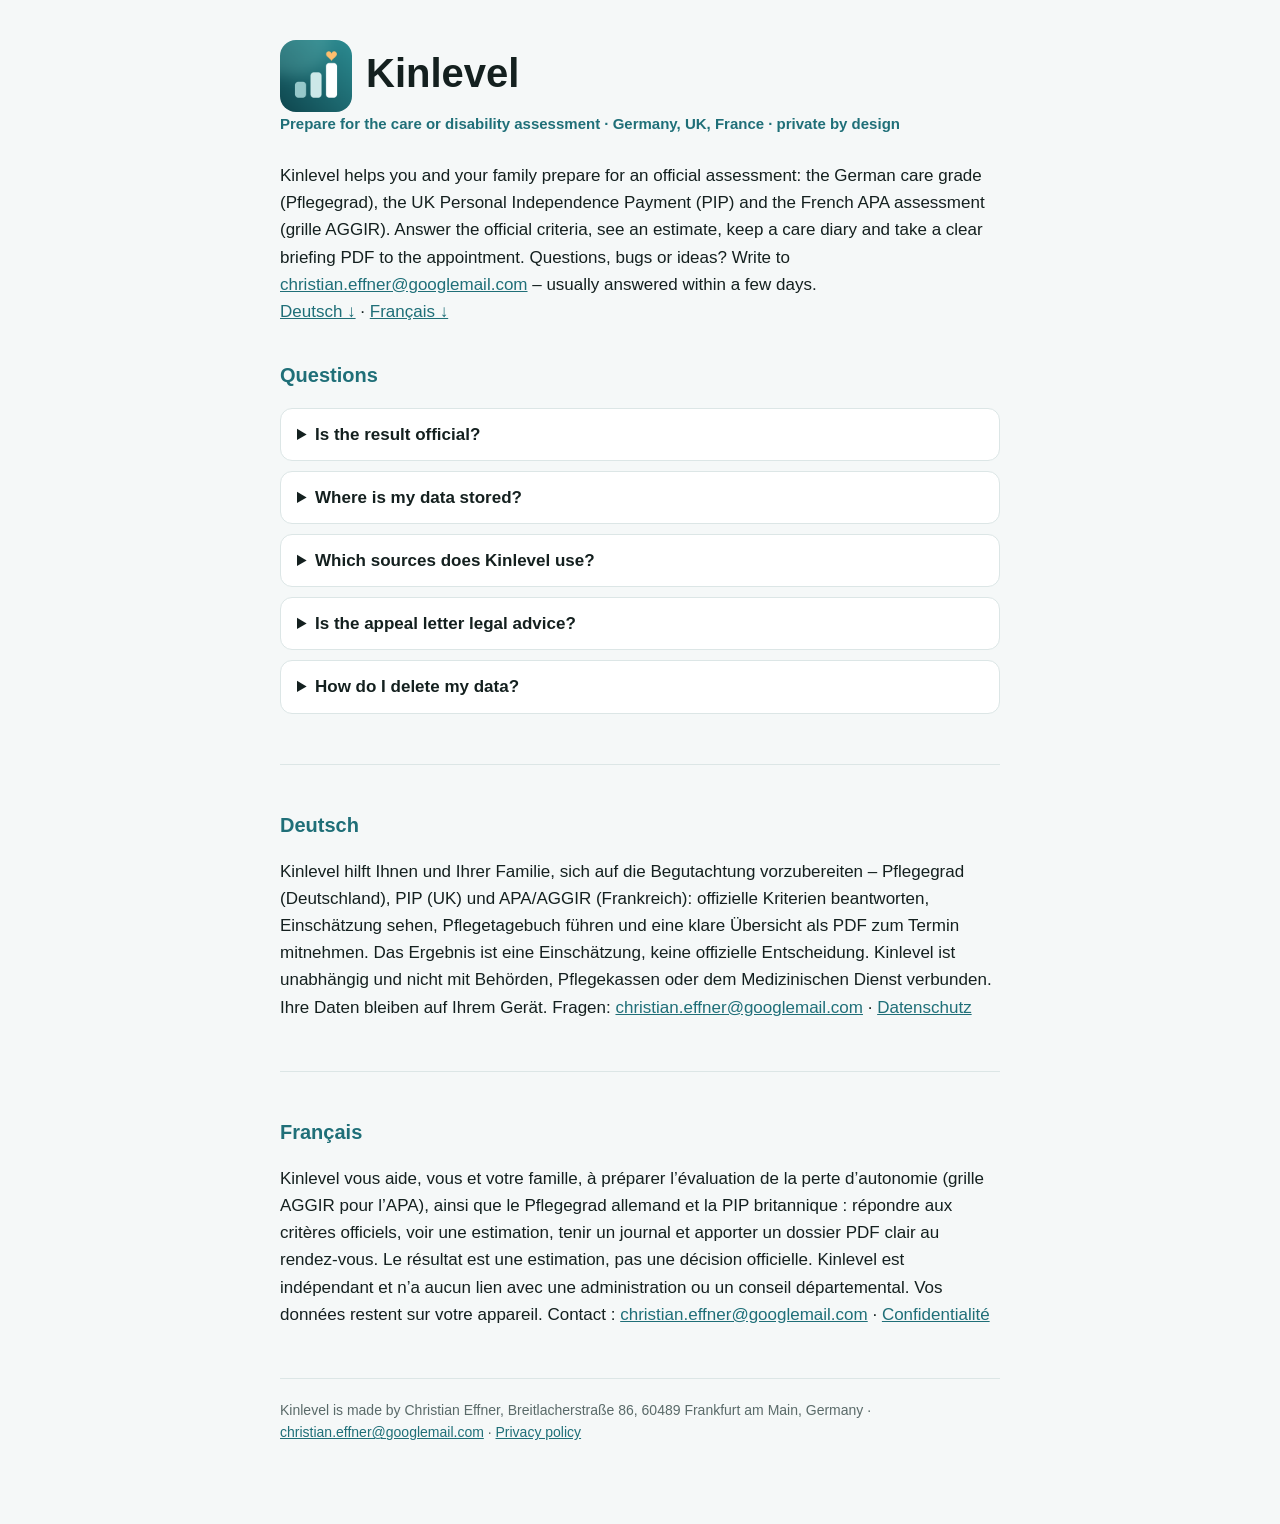
<file: index.html>
<!doctype html>
<html lang="en">
<head>
<meta charset="utf-8">
<meta name="viewport" content="width=device-width, initial-scale=1">
<title>Kinlevel – Support</title>
<link rel="stylesheet" href="style.css">
<link rel="icon" href="icon.png">
</head>
<body>
<main>
  <h1><img class="icon" src="icon.png" alt="">Kinlevel</h1>
  <div class="tag">Prepare for the care or disability assessment · Germany, UK, France · private by design</div>

  <p>Kinlevel helps you and your family prepare for an official assessment: the German care grade (Pflegegrad),
  the UK Personal Independence Payment (PIP) and the French APA assessment (grille AGGIR). Answer the official
  criteria, see an estimate, keep a care diary and take a clear briefing PDF to the appointment.
  Questions, bugs or ideas? Write to <a href="mailto:christian.effner@googlemail.com">christian.effner@googlemail.com</a>
  – usually answered within a few days.<br><a href="#de">Deutsch ↓</a> · <a href="#fr">Français ↓</a></p>

  <h2>Questions</h2>
  <details><summary>Is the result official?</summary>
    <p>No. Kinlevel calculates an estimate from your answers using the criteria published in law. The official decision
    is made by the assessing body (Medizinischer Dienst, DWP, Conseil départemental) and can differ. Kinlevel is independent
    and not affiliated with any government agency, insurer or assessment service.</p></details>
  <details><summary>Where is my data stored?</summary>
    <p>Only on your device. There are no accounts, no servers and no tracking. See the <a href="privacy.html">privacy policy</a>.</p></details>
  <details><summary>Which sources does Kinlevel use?</summary>
    <p>Germany: SGB XI § 15 with Anlage 1 and 2 (<a href="https://www.gesetze-im-internet.de/sgb_11/anlage_1.html">gesetze-im-internet.de</a>).
    UK: The Social Security (Personal Independence Payment) Regulations 2013, Schedule 1
    (<a href="https://www.legislation.gov.uk/uksi/2013/377/schedule/1">legislation.gov.uk</a>).
    France: grille AGGIR, Code de l’action sociale et des familles, annexe 2-1. The sources are also listed in the app
    under Settings → About.</p></details>
  <details><summary>Is the appeal letter legal advice?</summary>
    <p>No. It is a general template you fill in and check yourself. For advice, contact a care advice centre
    (Pflegestützpunkt, Pflegeberatung), Citizens Advice, or your local information centre (CLIC).</p></details>
  <details><summary>How do I delete my data?</summary>
    <p>Settings → Delete all data in the app, or delete the app.</p></details>

  <div class="lang" id="de">
    <h2>Deutsch</h2>
    <p>Kinlevel hilft Ihnen und Ihrer Familie, sich auf die Begutachtung vorzubereiten – Pflegegrad (Deutschland), PIP (UK)
    und APA/AGGIR (Frankreich): offizielle Kriterien beantworten, Einschätzung sehen, Pflegetagebuch führen und eine klare
    Übersicht als PDF zum Termin mitnehmen. Das Ergebnis ist eine Einschätzung, keine offizielle Entscheidung. Kinlevel ist
    unabhängig und nicht mit Behörden, Pflegekassen oder dem Medizinischen Dienst verbunden. Ihre Daten bleiben auf Ihrem Gerät.
    Fragen: <a href="mailto:christian.effner@googlemail.com">christian.effner@googlemail.com</a> ·
    <a href="privacy.html#de">Datenschutz</a></p>
  </div>
  <div class="lang" id="fr">
    <h2>Français</h2>
    <p>Kinlevel vous aide, vous et votre famille, à préparer l’évaluation de la perte d’autonomie (grille AGGIR pour l’APA),
    ainsi que le Pflegegrad allemand et la PIP britannique : répondre aux critères officiels, voir une estimation, tenir un
    journal et apporter un dossier PDF clair au rendez-vous. Le résultat est une estimation, pas une décision officielle.
    Kinlevel est indépendant et n’a aucun lien avec une administration ou un conseil départemental. Vos données restent sur
    votre appareil. Contact : <a href="mailto:christian.effner@googlemail.com">christian.effner@googlemail.com</a> ·
    <a href="privacy.html#fr">Confidentialité</a></p>
  </div>

  <div class="legal">
    Kinlevel is made by Christian Effner, Breitlacherstraße 86, 60489 Frankfurt am Main, Germany ·
    <a href="mailto:christian.effner@googlemail.com">christian.effner@googlemail.com</a> · <a href="privacy.html">Privacy policy</a>
  </div>
</main>
</body>
</html>
</file>
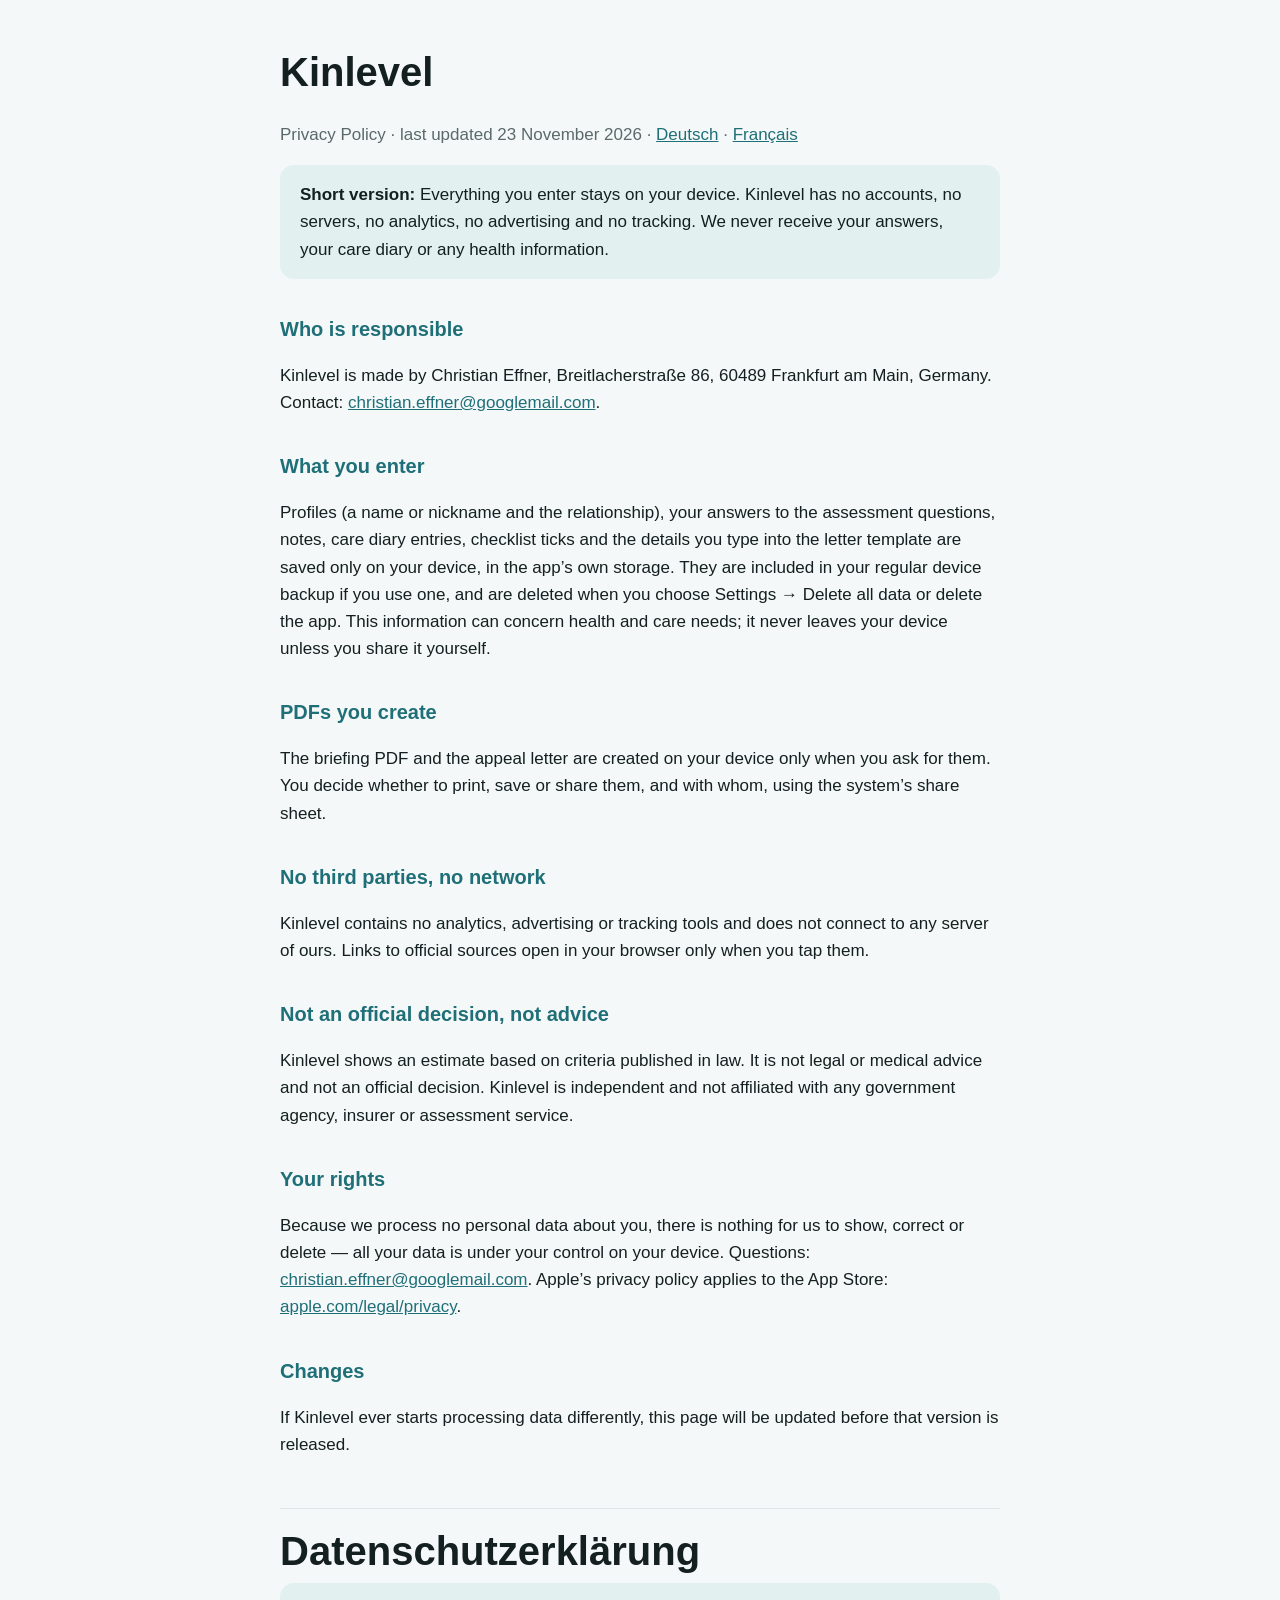
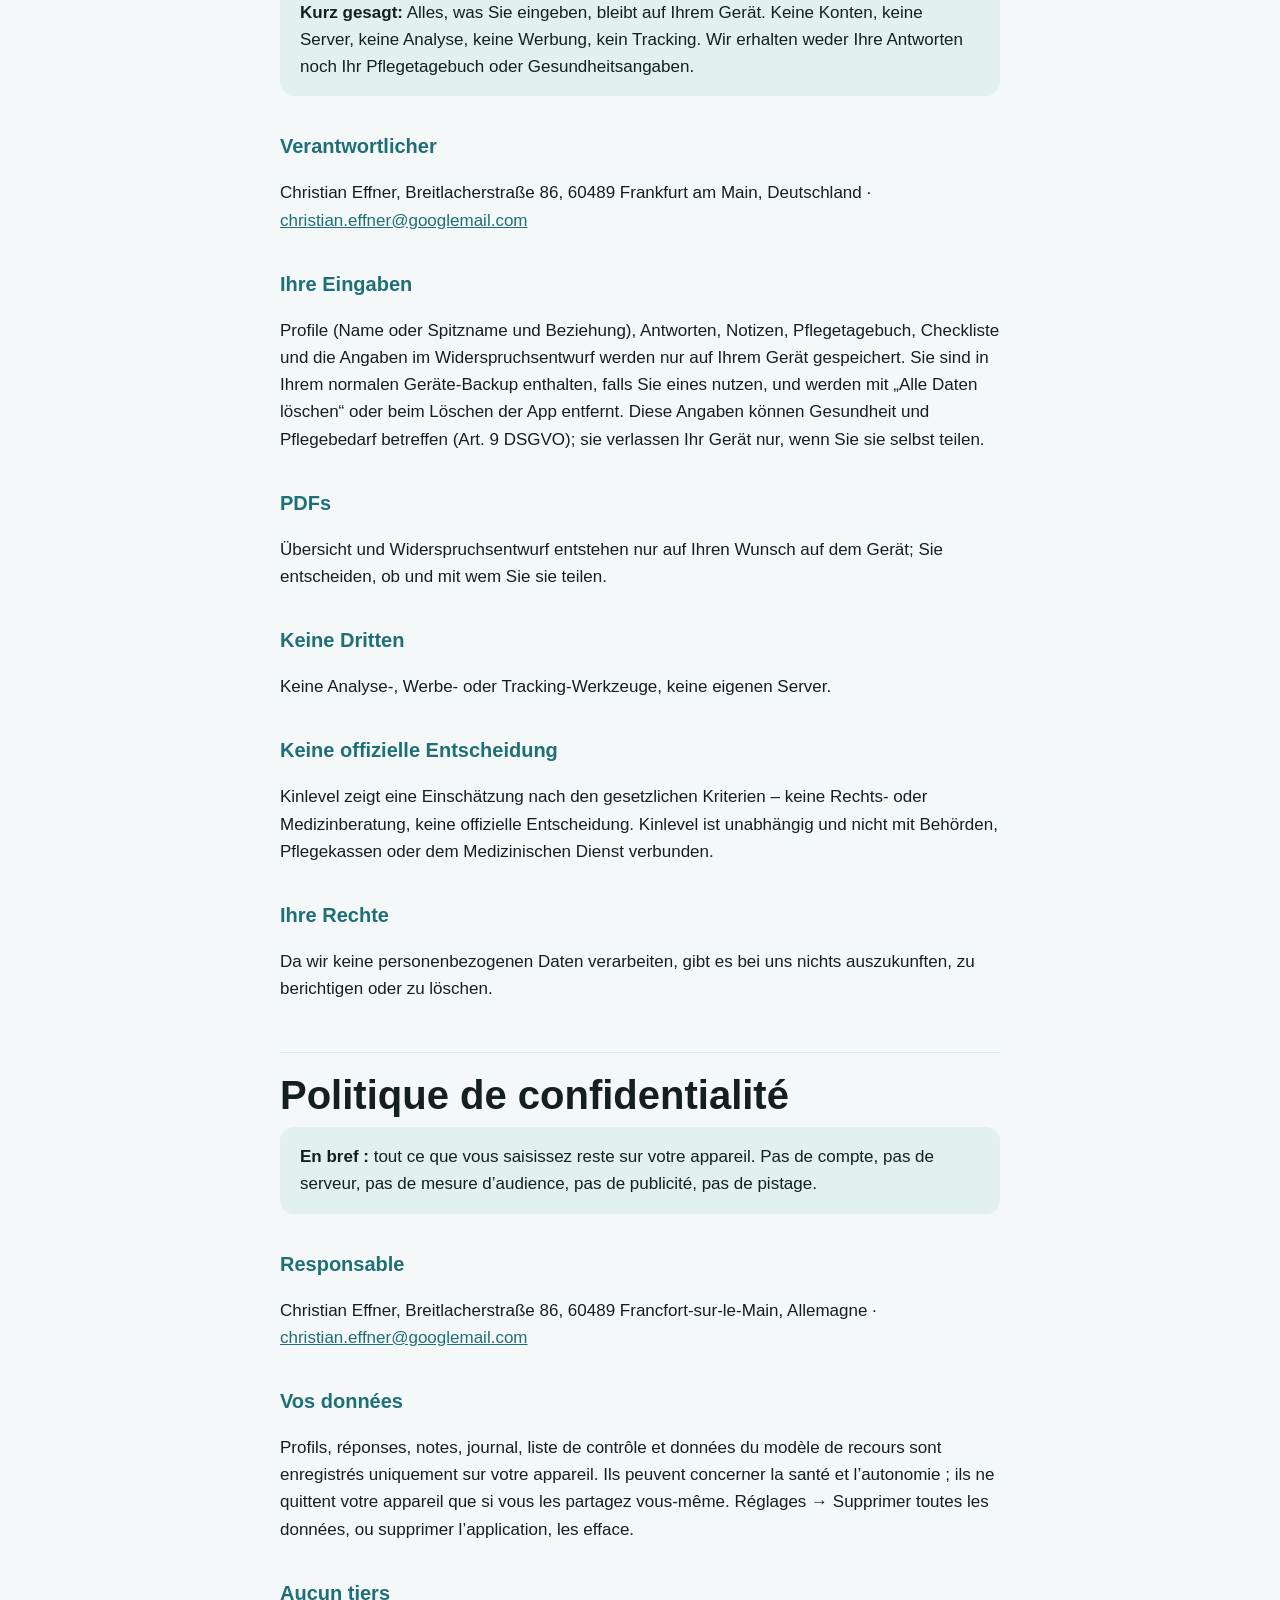
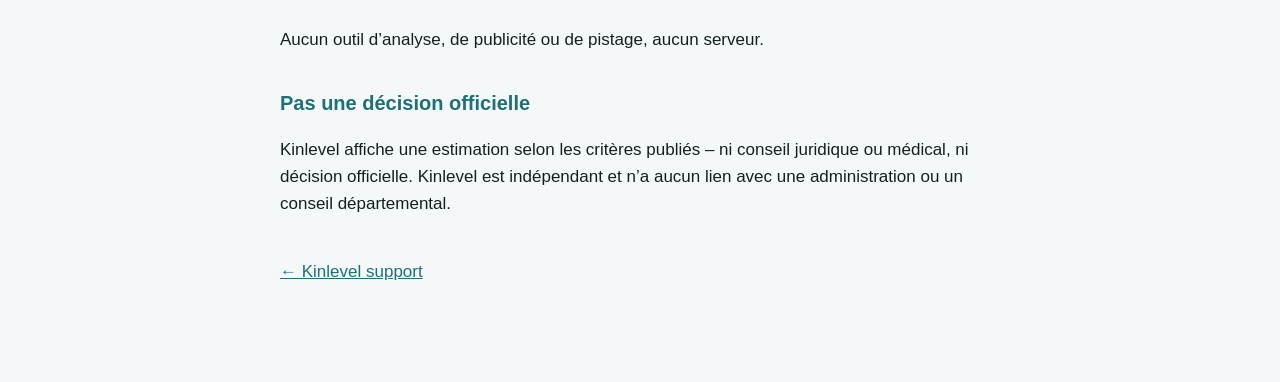
<file: privacy.html>
<!doctype html>
<html lang="en">
<head>
<meta charset="utf-8">
<meta name="viewport" content="width=device-width, initial-scale=1">
<title>Kinlevel – Privacy Policy</title>
<link rel="stylesheet" href="style.css">
<link rel="icon" href="icon.png">
</head>
<body>
<main>
  <h1>Kinlevel</h1>
  <p class="dim">Privacy Policy · last updated 23 November 2026 · <a href="#de">Deutsch</a> · <a href="#fr">Français</a></p>

  <div class="box">
    <strong>Short version:</strong> Everything you enter stays on your device. Kinlevel has no accounts, no servers,
    no analytics, no advertising and no tracking. We never receive your answers, your care diary or any health information.
  </div>

  <h2>Who is responsible</h2>
  <p>Kinlevel is made by Christian Effner, Breitlacherstraße 86, 60489 Frankfurt am Main, Germany. Contact:
  <a href="mailto:christian.effner@googlemail.com">christian.effner@googlemail.com</a>.</p>

  <h2>What you enter</h2>
  <p>Profiles (a name or nickname and the relationship), your answers to the assessment questions, notes, care diary
  entries, checklist ticks and the details you type into the letter template are saved only on your device, in the
  app’s own storage. They are included in your regular device backup if you use one, and are deleted when you choose
  Settings → Delete all data or delete the app. This information can concern health and care needs; it never leaves
  your device unless you share it yourself.</p>

  <h2>PDFs you create</h2>
  <p>The briefing PDF and the appeal letter are created on your device only when you ask for them. You decide whether to
  print, save or share them, and with whom, using the system’s share sheet.</p>

  <h2>No third parties, no network</h2>
  <p>Kinlevel contains no analytics, advertising or tracking tools and does not connect to any server of ours. Links to
  official sources open in your browser only when you tap them.</p>

  <h2>Not an official decision, not advice</h2>
  <p>Kinlevel shows an estimate based on criteria published in law. It is not legal or medical advice and not an official
  decision. Kinlevel is independent and not affiliated with any government agency, insurer or assessment service.</p>

  <h2>Your rights</h2>
  <p>Because we process no personal data about you, there is nothing for us to show, correct or delete — all your data is
  under your control on your device. Questions: <a href="mailto:christian.effner@googlemail.com">christian.effner@googlemail.com</a>.
  Apple’s privacy policy applies to the App Store: <a href="https://www.apple.com/legal/privacy/">apple.com/legal/privacy</a>.</p>

  <h2>Changes</h2>
  <p>If Kinlevel ever starts processing data differently, this page will be updated before that version is released.</p>

  <div class="lang" id="de">
    <h1>Datenschutzerklärung</h1>
    <div class="box"><strong>Kurz gesagt:</strong> Alles, was Sie eingeben, bleibt auf Ihrem Gerät. Keine Konten, keine Server,
    keine Analyse, keine Werbung, kein Tracking. Wir erhalten weder Ihre Antworten noch Ihr Pflegetagebuch oder Gesundheitsangaben.</div>
    <h2>Verantwortlicher</h2>
    <p>Christian Effner, Breitlacherstraße 86, 60489 Frankfurt am Main, Deutschland ·
    <a href="mailto:christian.effner@googlemail.com">christian.effner@googlemail.com</a></p>
    <h2>Ihre Eingaben</h2>
    <p>Profile (Name oder Spitzname und Beziehung), Antworten, Notizen, Pflegetagebuch, Checkliste und die Angaben im
    Widerspruchsentwurf werden nur auf Ihrem Gerät gespeichert. Sie sind in Ihrem normalen Geräte-Backup enthalten, falls Sie
    eines nutzen, und werden mit „Alle Daten löschen“ oder beim Löschen der App entfernt. Diese Angaben können Gesundheit und
    Pflegebedarf betreffen (Art. 9 DSGVO); sie verlassen Ihr Gerät nur, wenn Sie sie selbst teilen.</p>
    <h2>PDFs</h2>
    <p>Übersicht und Widerspruchsentwurf entstehen nur auf Ihren Wunsch auf dem Gerät; Sie entscheiden, ob und mit wem Sie sie teilen.</p>
    <h2>Keine Dritten</h2>
    <p>Keine Analyse-, Werbe- oder Tracking-Werkzeuge, keine eigenen Server.</p>
    <h2>Keine offizielle Entscheidung</h2>
    <p>Kinlevel zeigt eine Einschätzung nach den gesetzlichen Kriterien – keine Rechts- oder Medizinberatung, keine offizielle
    Entscheidung. Kinlevel ist unabhängig und nicht mit Behörden, Pflegekassen oder dem Medizinischen Dienst verbunden.</p>
    <h2>Ihre Rechte</h2>
    <p>Da wir keine personenbezogenen Daten verarbeiten, gibt es bei uns nichts auszukunften, zu berichtigen oder zu löschen.</p>
  </div>

  <div class="lang" id="fr">
    <h1>Politique de confidentialité</h1>
    <div class="box"><strong>En bref :</strong> tout ce que vous saisissez reste sur votre appareil. Pas de compte, pas de serveur,
    pas de mesure d’audience, pas de publicité, pas de pistage.</div>
    <h2>Responsable</h2>
    <p>Christian Effner, Breitlacherstraße 86, 60489 Francfort-sur-le-Main, Allemagne ·
    <a href="mailto:christian.effner@googlemail.com">christian.effner@googlemail.com</a></p>
    <h2>Vos données</h2>
    <p>Profils, réponses, notes, journal, liste de contrôle et données du modèle de recours sont enregistrés uniquement sur votre
    appareil. Ils peuvent concerner la santé et l’autonomie ; ils ne quittent votre appareil que si vous les partagez vous-même.
    Réglages → Supprimer toutes les données, ou supprimer l’application, les efface.</p>
    <h2>Aucun tiers</h2>
    <p>Aucun outil d’analyse, de publicité ou de pistage, aucun serveur.</p>
    <h2>Pas une décision officielle</h2>
    <p>Kinlevel affiche une estimation selon les critères publiés – ni conseil juridique ou médical, ni décision officielle.
    Kinlevel est indépendant et n’a aucun lien avec une administration ou un conseil départemental.</p>
  </div>

  <p class="dim" style="margin-top:40px"><a href="index.html">← Kinlevel support</a></p>
</main>
</body>
</html>
</file>
<file: style.css>
:root { --bg: #f5f8f8; --panel: #ffffff; --text: #14201f; --dim: #5a6a69; --accent: #1f6f78; --soft: #e2f0f0; --line: #dce6e6; }
@media (prefers-color-scheme: dark) { :root { --bg: #0d1515; --panel: #142020; --text: #e8f0ef; --dim: #9fb3b1; --accent: #7cc7cc; --soft: #1b2e2f; --line: #263837; } }
body { margin: 0; background: var(--bg); color: var(--text); font: 17px/1.6 -apple-system, BlinkMacSystemFont, "Segoe UI", Arial, sans-serif; }
main { max-width: 720px; margin: 0 auto; padding: 40px 20px 80px; }
h1 { font-size: 40px; margin: 0; }
h2 { font-size: 20px; color: var(--accent); margin-top: 34px; }
.tag { color: var(--accent); font-size: 15px; font-weight: 700; margin-bottom: 26px; }
.dim { color: var(--dim); }
a { color: var(--accent); }
.box { background: var(--soft); border-radius: 14px; padding: 16px 20px; }
details { background: var(--panel); border: 1px solid var(--line); border-radius: 12px; padding: 12px 16px; margin: 10px 0; }
summary { cursor: pointer; font-weight: 700; }
.lang { border-top: 1px solid var(--line); margin-top: 50px; padding-top: 10px; }
.legal { font-size: 14px; color: var(--dim); border-top: 1px solid var(--line); margin-top: 50px; padding-top: 20px; }
img.icon { width: 72px; height: 72px; border-radius: 16px; vertical-align: middle; margin-right: 14px; }
</file>
